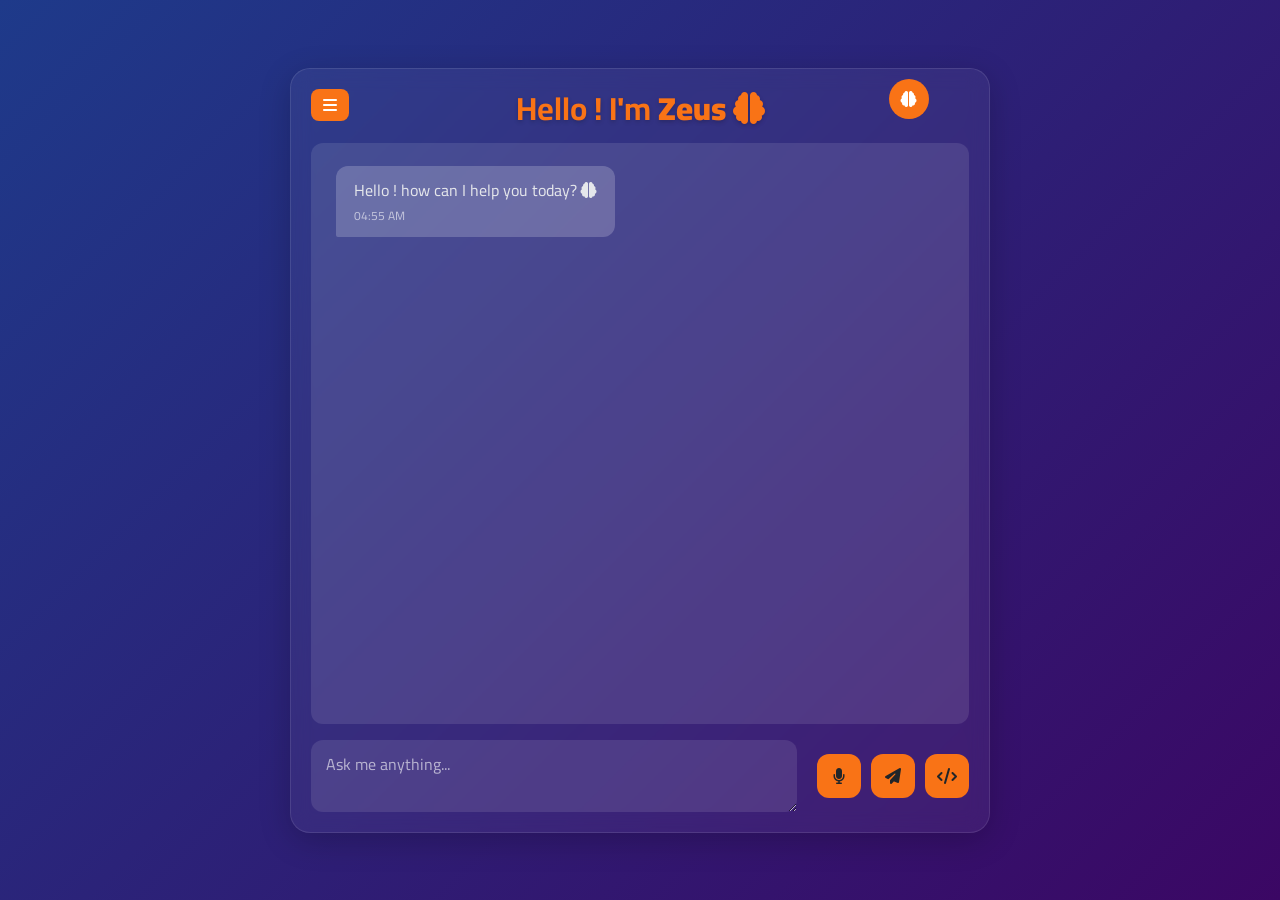
<file: chat.html>
<!DOCTYPE html>
<html lang="en">
<head>
  <meta charset="UTF-8">
  <meta name="viewport" content="width=device-width, initial-scale=1.0">
  <title>Zeus</title>
  <link rel="icon" type="image/png" href="./img/zeus.png">
  <!-- Bootstrap CSS -->
  <link href="https://cdn.jsdelivr.net/npm/bootstrap@5.3.3/dist/css/bootstrap.min.css" rel="stylesheet">
  <!-- Font Awesome CSS -->
  <link rel="stylesheet" href="https://cdnjs.cloudflare.com/ajax/libs/font-awesome/6.5.1/css/all.min.css">
  <!-- Google Fonts (Cairo) -->
  <link href="https://fonts.googleapis.com/css2?family=Cairo:wght@400;700&display=swap" rel="stylesheet">
  <link rel="stylesheet" href="CSS/style.css">
</head>
<body>
  <div class="container">
    <button class="toggle-btn" id="toggleSidebar"><i class="fas fa-bars"></i></button>
    <!-- Model bubble button -->
    <button class="model-bubble" data-bs-toggle="modal" data-bs-target="#modelModal"><i class="fas fa-brain"></i></button>
    <h1>Hello ! I'm <strong>Zeus</strong> <i class="fas fa-brain"></i></h1>
    <div class="chat-area" id="chatArea">
      <div class="message bot-message">
        <span class="message-text">Hello ! how can I help you today? <i class="fas fa-brain"></i></span>
        <div class="message-time"></div>
      </div>
    </div>
    <pre id="codeOutput"></pre>
    <div class="input-group">
      <div class="chat-input" id="chatInput">
        <textarea id="prompt" class="form-control" placeholder="Ask me anything..." aria-label="Ask me anything..."></textarea>
        <button id="micBtn" class="btn" title="Voice input"><i class="fas fa-microphone"></i></button>
        <button id="sendBtn" class="btn" title="Send message"><i class="fas fa-paper-plane"></i></button>
        <button id="codeBtn" class="btn" title="Generate code"><i class="fas fa-code"></i></button>
      </div>
      <div class="code-input" id="codeInput">
        <input type="text" id="codeLanguage" placeholder="Programming language(js, py, html...)">
        <textarea id="codePrompt" placeholder="Description of the required code"></textarea>
        <button id="generateCodeBtn" title="Code generation"><i class="fas fa-code"></i></button>
        <button id="chatBtn" class="btn" title="Return to chat"><i class="fas fa-robot"></i></button>
      </div>
    </div>
  </div>
  <div class="sidebar-overlay" id="sidebarOverlay"></div>
  <div class="sidebar" id="sidebar">
    <h2>
      Conversations
      <button class="sidebar-close" id="sidebarClose"><i class="fas fa-times"></i></button>
    </h2>
    <button class="new-chat-btn" id="newChatBtn">
      <i class="fas fa-plus"></i>New Conversation
    </button>
    <ul class="conversation-list" id="conversationList"></ul>
  </div>

  <!-- Model Selection Modal -->
  <div class="modal fade" id="modelModal" tabindex="-1" aria-labelledby="modelModalLabel" aria-hidden="true">
    <div class="modal-dialog modal-dialog-centered">
      <div class="modal-content">
        <div class="modal-header">
          <h5 class="modal-title" id="modelModalLabel">Select Model</h5>
          <button type="button" class="btn-close btn-close-white" data-bs-dismiss="modal" aria-label="Close"></button>
        </div>
        <div class="modal-body">
          <select id="modelSelect" class="form-select">
            <option value="zeus">Zeus (Default)</option>
            <option value="zeus-pro-mini">Zeus Pro Mini</option>
            <option value="zeus-pro">Zeus Pro</option>
            <option value="zeus-premium-mini">Zeus Premium Mini</option>
            <option value="zeus-premium">Zeus Premium</option>
          </select>
        </div>
        <div class="modal-footer">
          <button type="button" class="btn btn-secondary" data-bs-dismiss="modal">Close</button>
          <button type="button" class="btn btn-primary" id="confirmModelBtn">Confirm</button>
        </div>
      </div>
    </div>
  </div>

  <script src="https://cdn.jsdelivr.net/npm/bootstrap@5.3.3/dist/js/bootstrap.bundle.min.js"></script>
  <script src="JS/main.js"></script>
</body>
</html>
</file>
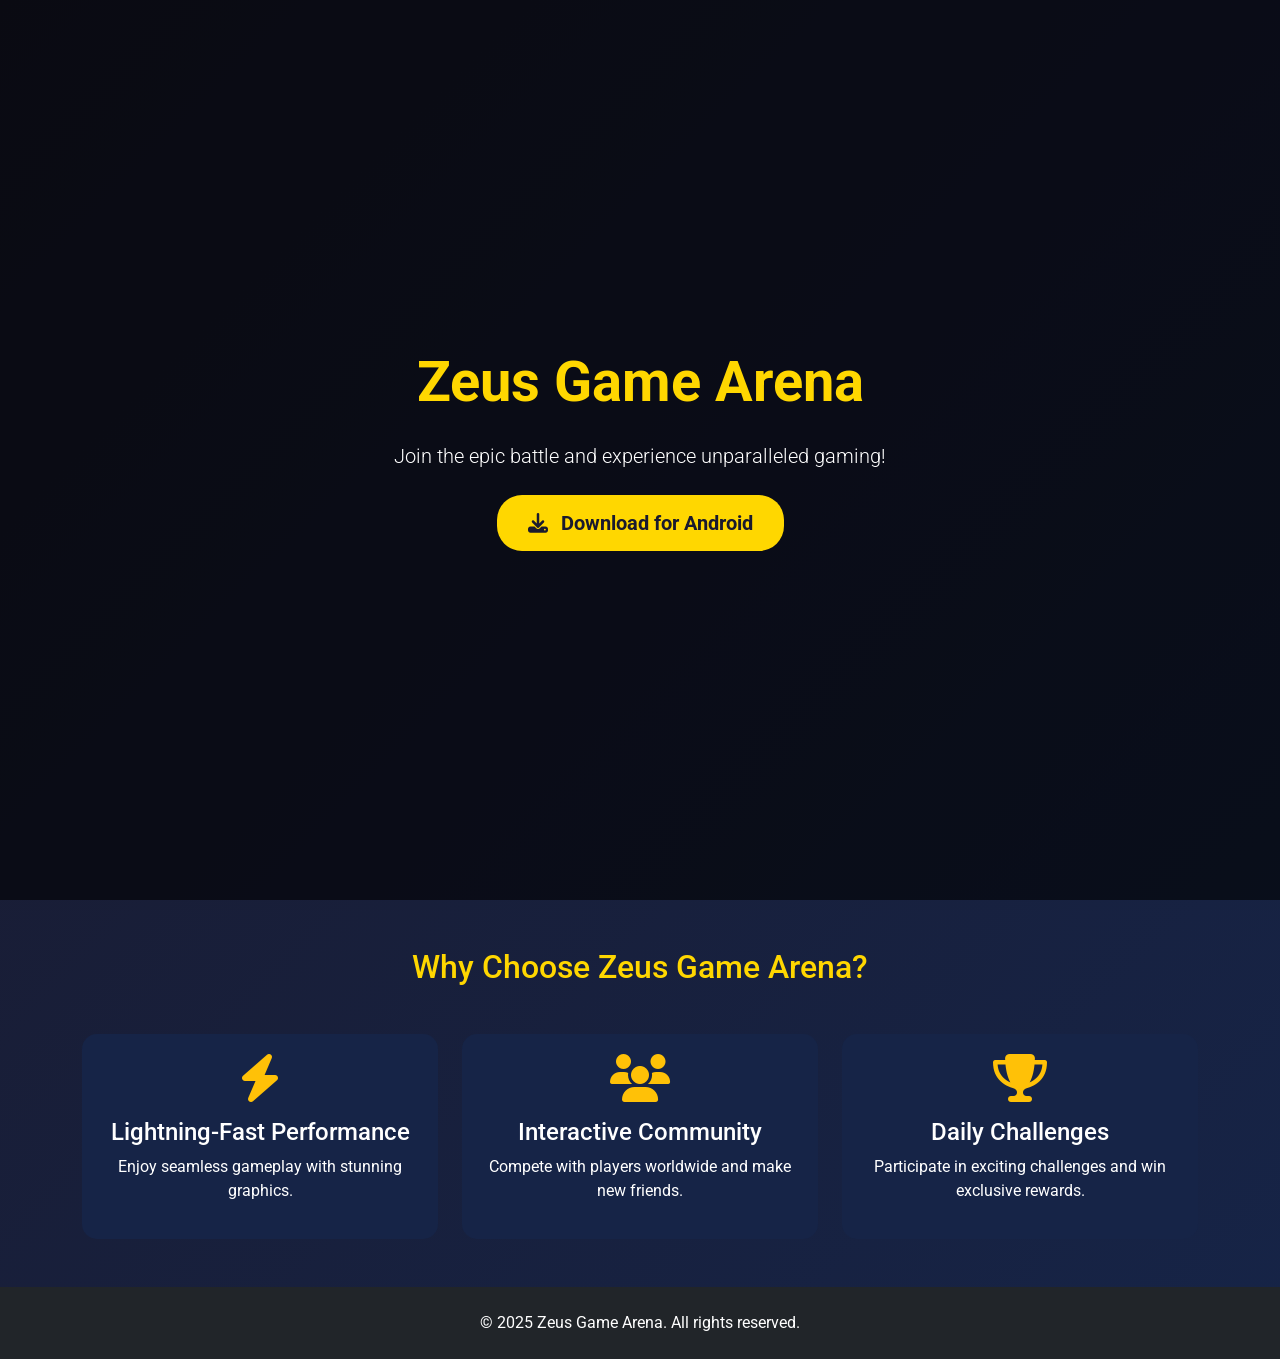
<file: dArenaGame.html>
<!DOCTYPE html>
<html lang="en">
<head>
    <meta charset="UTF-8">
    <meta name="viewport" content="width=device-width, initial-scale=1.0">
    <title>Download Zeus Game Arena</title>
    <!-- Bootstrap CSS -->
    <link href="https://cdn.jsdelivr.net/npm/bootstrap@5.3.3/dist/css/bootstrap.min.css" rel="stylesheet">
    <!-- Font Awesome -->
    <link rel="stylesheet" href="https://cdnjs.cloudflare.com/ajax/libs/font-awesome/6.6.0/css/all.min.css">
    <style>
        body {
            background: linear-gradient(135deg, #1a1a2e 0%, #162447 100%);
            color: #ffffff;
            font-family: 'Roboto', sans-serif;
        }
        .hero-section {
            min-height: 100vh;
            display: flex;
            align-items: center;
            justify-content: center;
            text-align: center;
            background: url('https://source.unsplash.com/random/1920x1080?epic,game') no-repeat center center/cover;
            position: relative;
        }
        .hero-section::before {
            content: '';
            position: absolute;
            top: 0;
            left: 0;
            width: 100%;
            height: 100%;
            background: rgba(0, 0, 0, 0.6);
        }
        .hero-content {
            position: relative;
            z-index: 1;
        }
        .btn-download {
            background-color: #ffd700;
            color: #1a1a2e;
            font-weight: bold;
            padding: 12px 30px;
            border-radius: 25px;
            transition: all 0.3s ease;
        }
        .btn-download:hover {
            background-color: #e6c200;
            transform: scale(1.05);
        }
        .feature-card {
            background: #162447;
            border-radius: 15px;
            padding: 20px;
            transition: transform 0.3s ease;
        }
        .feature-card:hover {
            transform: translateY(-10px);
        }
        h1, h2 {
            color: #ffd700;
        }
        @media (max-width: 768px) {
            .hero-section {
                padding: 20px;
            }
        }
    </style>
</head>
<body>
    <!-- Hero Section -->
    <section class="hero-section">
        <div class="hero-content">
            <h1 class="display-4 fw-bold mb-4">Zeus Game Arena</h1>
            <p class="lead mb-4">Join the epic battle and experience unparalleled gaming!</p>
            <a href="zeusGame.apk" class="btn btn-download btn-lg">
                <i class="fas fa-download me-2"></i> Download for Android
            </a>
        </div>
    </section>

    <!-- Features Section -->
    <section class="container py-5">
        <h2 class="text-center mb-5">Why Choose Zeus Game Arena?</h2>
        <div class="row g-4">
            <div class="col-md-4">
                <div class="feature-card text-center">
                    <i class="fas fa-bolt fa-3x mb-3 text-warning"></i>
                    <h4>Lightning-Fast Performance</h4>
                    <p>Enjoy seamless gameplay with stunning graphics.</p>
                </div>
            </div>
            <div class="col-md-4">
                <div class="feature-card text-center">
                    <i class="fas fa-users fa-3x mb-3 text-warning"></i>
                    <h4>Interactive Community</h4>
                    <p>Compete with players worldwide and make new friends.</p>
                </div>
            </div>
            <div class="col-md-4">
                <div class="feature-card text-center">
                    <i class="fas fa-trophy fa-3x mb-3 text-warning"></i>
                    <h4>Daily Challenges</h4>
                    <p>Participate in exciting challenges and win exclusive rewards.</p>
                </div>
            </div>
        </div>
    </section>

    <!-- Footer -->
    <footer class="bg-dark text-center py-4">
        <p class="mb-0">© 2025 Zeus Game Arena. All rights reserved.</p>
    </footer>

    <!-- Bootstrap JS and Popper.js -->
    <script src="https://cdn.jsdelivr.net/npm/bootstrap@5.3.3/dist/js/bootstrap.bundle.min.js"></script>
    <!-- Google Fonts -->
    <link href="https://fonts.googleapis.com/css2?family=Roboto:wght@400;700&display=swap" rel="stylesheet">
</body>
</html>
</file>
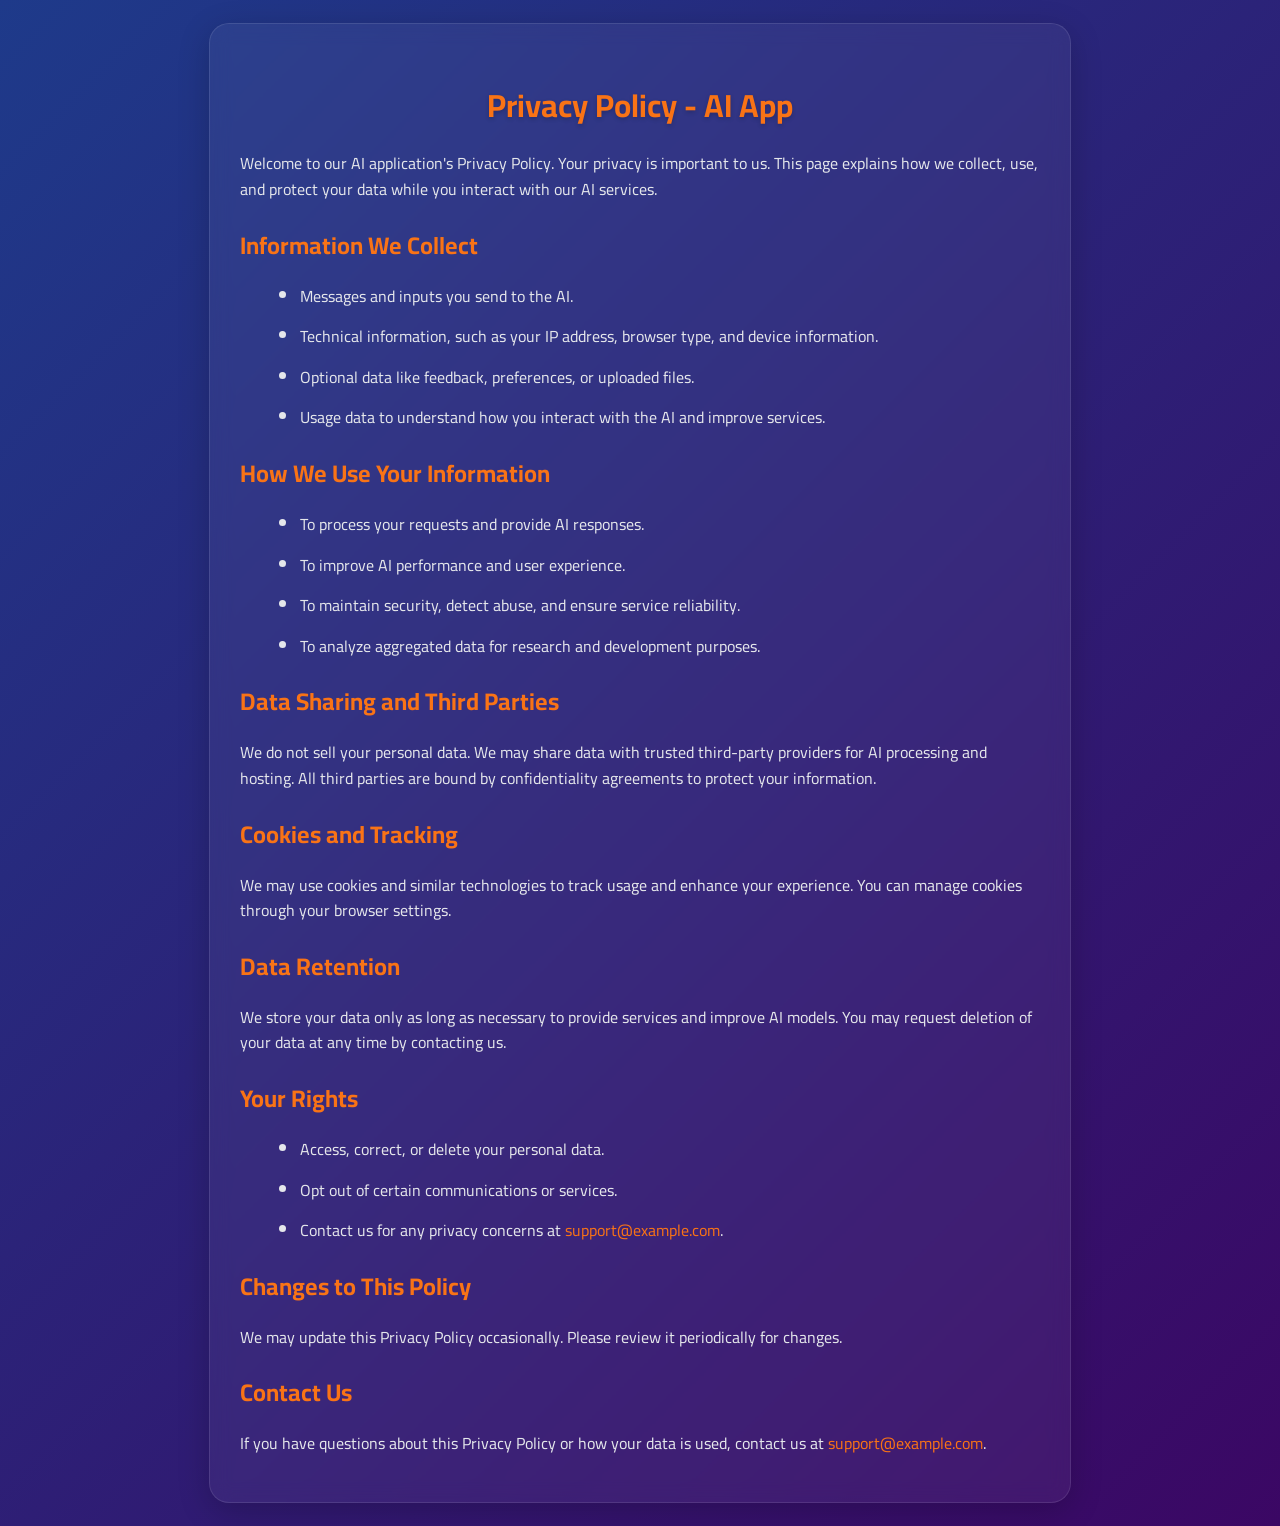
<file: PrivacyPolicy.html>
<!DOCTYPE html>
<html lang="en">
<head>
  <meta charset="UTF-8">
  <meta name="viewport" content="width=device-width, initial-scale=1.0">
  <title>Privacy Policy -Zeus AI</title>
  <link href="https://fonts.googleapis.com/css2?family=Cairo:wght@400;700&display=swap" rel="stylesheet">
  <style>
    body {
      font-family: 'Cairo', sans-serif;
      background: linear-gradient(135deg, #1e3a8a, #3b0764);
      color: #f5f5f5;
      min-height: 100vh;
      display: flex;
      justify-content: center;
      align-items: center;
      padding: 15px;
    }
    .container {
      max-width: 800px;
      width: 100%;
      background: rgba(255, 255, 255, 0.05);
      backdrop-filter: blur(10px);
      border-radius: 20px;
      padding: 30px;
      box-shadow: 0 8px 32px rgba(0, 0, 0, 0.2);
      border: 1px solid rgba(255, 255, 255, 0.1);
      transition: all 0.3s ease;
    }
    h1 {
      color: #f97316;
      font-size: 2rem;
      text-align: center;
      margin-bottom: 1rem;
      font-weight: 700;
      text-shadow: 0 2px 4px rgba(0, 0, 0, 0.2);
    }
    h2 {
      color: #f97316;
      margin-top: 20px;
      margin-bottom: 10px;
    }
    p, li {
      color: #e5e7eb;
      line-height: 1.6;
      margin-bottom: 15px;
    }
    ul {
      margin-left: 20px;
      margin-bottom: 15px;
    }
    a {
      color: #f97316;
      text-decoration: none;
    }
    a:hover {
      text-decoration: underline;
    }
    @media (max-width: 768px) {
      .container { padding: 20px; }
      h1 { font-size: 1.8rem; }
    }
    @media (max-width: 576px) {
      .container { padding: 15px; }
      h1 { font-size: 1.5rem; }
    }
  </style>
</head>
<body>
  <div class="container">
    <h1>Privacy Policy - AI App</h1>
    <p>Welcome to our AI application's Privacy Policy. Your privacy is important to us. This page explains how we collect, use, and protect your data while you interact with our AI services.</p>

    <h2>Information We Collect</h2>
    <ul>
      <li>Messages and inputs you send to the AI.</li>
      <li>Technical information, such as your IP address, browser type, and device information.</li>
      <li>Optional data like feedback, preferences, or uploaded files.</li>
      <li>Usage data to understand how you interact with the AI and improve services.</li>
    </ul>

    <h2>How We Use Your Information</h2>
    <ul>
      <li>To process your requests and provide AI responses.</li>
      <li>To improve AI performance and user experience.</li>
      <li>To maintain security, detect abuse, and ensure service reliability.</li>
      <li>To analyze aggregated data for research and development purposes.</li>
    </ul>

    <h2>Data Sharing and Third Parties</h2>
    <p>We do not sell your personal data. We may share data with trusted third-party providers for AI processing and hosting. All third parties are bound by confidentiality agreements to protect your information.</p>

    <h2>Cookies and Tracking</h2>
    <p>We may use cookies and similar technologies to track usage and enhance your experience. You can manage cookies through your browser settings.</p>

    <h2>Data Retention</h2>
    <p>We store your data only as long as necessary to provide services and improve AI models. You may request deletion of your data at any time by contacting us.</p>

    <h2>Your Rights</h2>
    <ul>
      <li>Access, correct, or delete your personal data.</li>
      <li>Opt out of certain communications or services.</li>
      <li>Contact us for any privacy concerns at <a href="mailto:support@example.com">support@example.com</a>.</li>
    </ul>

    <h2>Changes to This Policy</h2>
    <p>We may update this Privacy Policy occasionally. Please review it periodically for changes.</p>

    <h2>Contact Us</h2>
    <p>If you have questions about this Privacy Policy or how your data is used, contact us at <a href="mailto:support@example.com">support@example.com</a>.</p>
  </div>
</body>
</html>
</file>
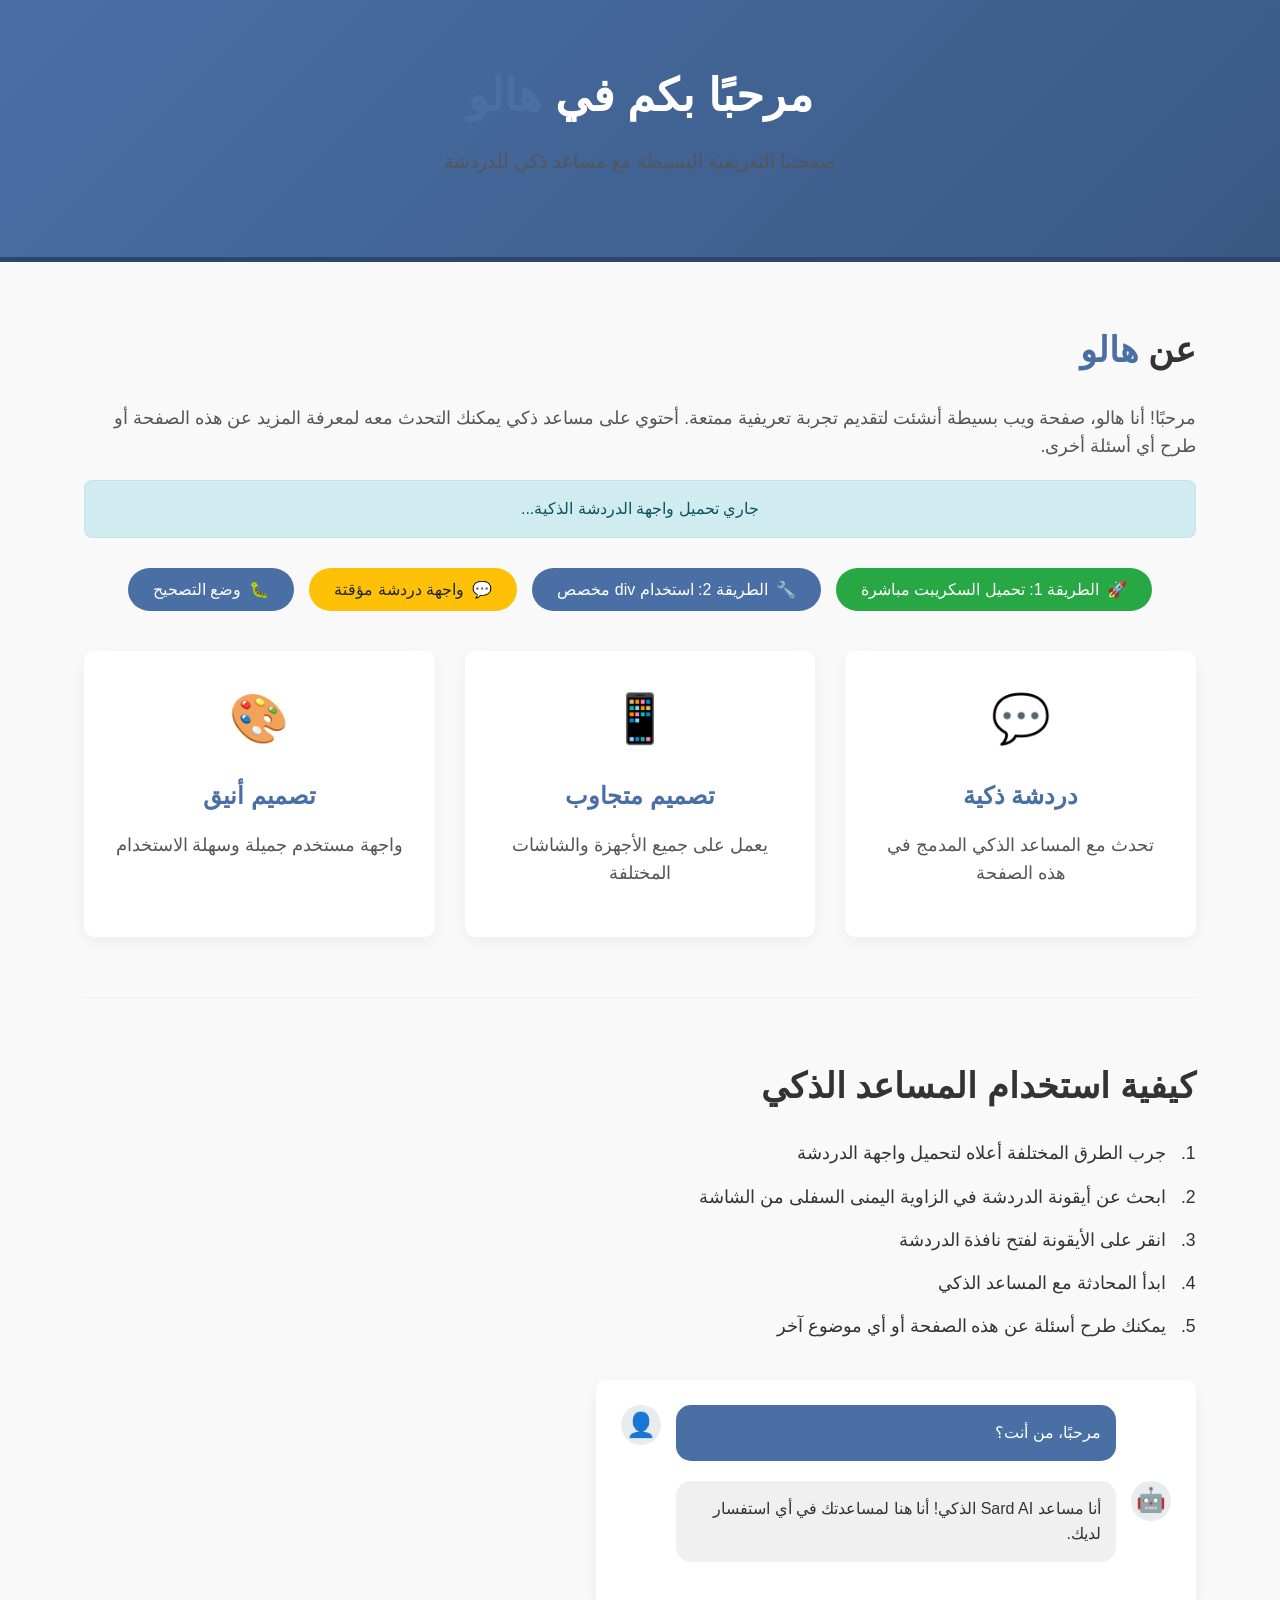
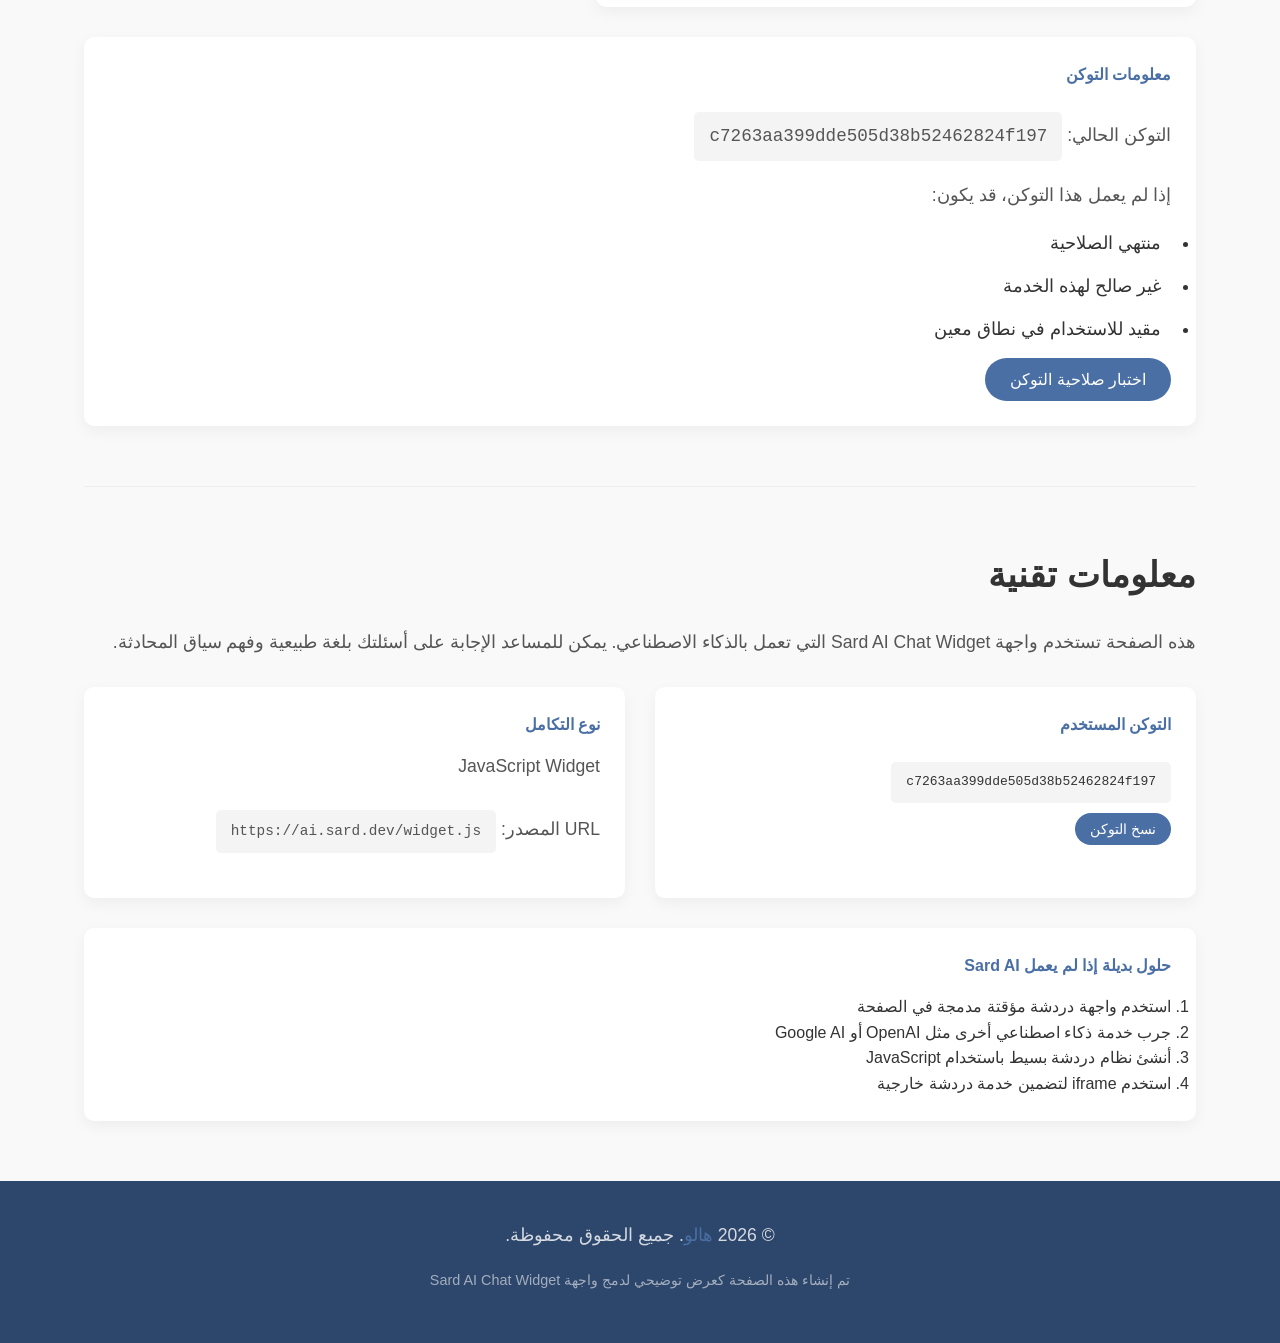
<file: test.html>
<!DOCTYPE html>
<html lang="ar" dir="rtl">
<head>
    <meta charset="UTF-8">
    <meta name="viewport" content="width=device-width, initial-scale=1.0">
    <title>هالو - صفحة تعريفية</title>
    <style>
        /* إعدادات عامة */
        * { 
            margin: 0; 
            padding: 0; 
            box-sizing: border-box; 
        }
        
        body { 
            font-family: 'Segoe UI', Tahoma, Geneva, Verdana, sans-serif; 
            line-height: 1.6; 
            color: #333; 
            background-color: #f9f9f9; 
            direction: rtl; 
        }
        
        .container { 
            width: 90%; 
            max-width: 1200px; 
            margin: 0 auto; 
            padding: 0 20px; 
        }
        
        .highlight { 
            color: #4a6fa5; 
        }
        
        /* رأس الصفحة */
        header { 
            background: linear-gradient(135deg, #4a6fa5 0%, #3a5985 100%); 
            color: white; 
            padding: 60px 0; 
            text-align: center; 
            border-bottom: 5px solid #2d466b; 
        }
        
        header h1 { 
            font-size: 2.8rem; 
            margin-bottom: 15px; 
        }
        
        header p { 
            font-size: 1.2rem; 
            opacity: 0.9; 
        }
        
        /* الأقسام الرئيسية */
        section { 
            padding: 60px 0; 
            border-bottom: 1px solid #eee; 
        }
        
        section:last-of-type { 
            border-bottom: none; 
        }
        
        h2 { 
            font-size: 2.2rem; 
            margin-bottom: 25px; 
            color: #333; 
        }
        
        h3 { 
            font-size: 1.5rem; 
            margin-bottom: 15px; 
            color: #4a6fa5; 
        }
        
        p { 
            font-size: 1.1rem; 
            margin-bottom: 20px; 
            color: #555; 
        }
        
        /* قسم الميزات */
        .features { 
            display: flex; 
            flex-wrap: wrap; 
            justify-content: space-between; 
            gap: 30px; 
            margin-top: 40px; 
        }
        
        .feature-card { 
            flex: 1; 
            min-width: 250px; 
            background: white; 
            border-radius: 10px; 
            padding: 30px; 
            box-shadow: 0 5px 15px rgba(0, 0, 0, 0.05); 
            text-align: center; 
            transition: transform 0.3s ease; 
        }
        
        .feature-card:hover { 
            transform: translateY(-10px); 
        }
        
        .feature-icon { 
            font-size: 3rem; 
            margin-bottom: 20px; 
        }
        
        /* قسم كيفية الاستخدام */
        .how-to-use ol { 
            margin-right: 20px; 
            margin-bottom: 40px; 
        }
        
        .how-to-use li { 
            margin-bottom: 15px; 
            font-size: 1.1rem; 
            padding-right: 10px; 
        }
        
        .chat-preview { 
            background: white; 
            border-radius: 10px; 
            padding: 25px; 
            box-shadow: 0 5px 15px rgba(0, 0, 0, 0.05); 
            max-width: 600px; 
            margin-top: 30px; 
        }
        
        .chat-message { 
            display: flex; 
            margin-bottom: 20px; 
        }
        
        .chat-message.user { 
            flex-direction: row-reverse; 
        }
        
        .chat-message.user .message { 
            background: #4a6fa5; 
            color: white; 
            margin-left: 15px; 
            margin-right: 0; 
        }
        
        .chat-message.assistant .message { 
            background: #f0f0f0; 
            margin-right: 15px; 
        }
        
        .avatar { 
            width: 40px; 
            height: 40px; 
            border-radius: 50%; 
            display: flex; 
            align-items: center; 
            justify-content: center; 
            font-size: 1.5rem; 
            background: #e9ecef; 
        }
        
        .message { 
            flex: 1; 
            padding: 15px; 
            border-radius: 15px; 
            max-width: 80%; 
        }
        
        /* قسم المعلومات التقنية */
        .tech-info { 
            display: flex; 
            flex-wrap: wrap; 
            gap: 30px; 
            margin-top: 30px; 
        }
        
        .info-box { 
            flex: 1; 
            min-width: 250px; 
            background: white; 
            border-radius: 10px; 
            padding: 25px; 
            box-shadow: 0 5px 15px rgba(0, 0, 0, 0.05); 
        }
        
        .info-box h4 { 
            margin-bottom: 15px; 
            color: #4a6fa5; 
        }
        
        code { 
            background: #f4f4f4; 
            padding: 10px 15px; 
            border-radius: 5px; 
            font-family: monospace; 
            display: inline-block; 
            margin-top: 10px; 
            word-break: break-all; 
        }
        
        /* تذييل الصفحة */
        footer { 
            background: #2d466b; 
            color: white; 
            padding: 40px 0; 
            text-align: center; 
        }
        
        footer p { 
            color: rgba(255, 255, 255, 0.8); 
            margin-bottom: 10px; 
        }
        
        .footer-note { 
            font-size: 0.9rem; 
            opacity: 0.7; 
            margin-top: 20px; 
        }
        
        /* أزرار التحكم */
        .control-buttons {
            display: flex;
            gap: 15px;
            justify-content: center;
            margin-top: 30px;
            flex-wrap: wrap;
        }
        
        .btn {
            background: #4a6fa5;
            color: white;
            border: none;
            padding: 12px 25px;
            border-radius: 25px;
            font-size: 1rem;
            cursor: pointer;
            transition: background 0.3s ease;
            display: flex;
            align-items: center;
            gap: 8px;
        }
        
        .btn:hover {
            background: #3a5985;
        }
        
        .btn-success {
            background: #28a745;
        }
        
        .btn-success:hover {
            background: #218838;
        }
        
        .btn-warning {
            background: #ffc107;
            color: #212529;
        }
        
        .btn-warning:hover {
            background: #e0a800;
        }
        
        /* مؤشر التحميل */
        .loader {
            width: 20px;
            height: 20px;
            border: 3px solid rgba(255,255,255,0.3);
            border-radius: 50%;
            border-top-color: white;
            animation: spin 1s ease-in-out infinite;
        }
        
        @keyframes spin {
            to { transform: rotate(360deg); }
        }
        
        /* رسائل الحالة */
        .status-message {
            padding: 15px;
            border-radius: 8px;
            margin: 15px 0;
            text-align: center;
            font-weight: 500;
        }
        
        .status-success {
            background-color: #d4edda;
            color: #155724;
            border: 1px solid #c3e6cb;
        }
        
        .status-error {
            background-color: #f8d7da;
            color: #721c24;
            border: 1px solid #f5c6cb;
        }
        
        .status-info {
            background-color: #d1ecf1;
            color: #0c5460;
            border: 1px solid #bee5eb;
        }
        
        .status-warning {
            background-color: #fff3cd;
            color: #856404;
            border: 1px solid #ffeeba;
        }
        
        /* تصميم متجاوب */
        @media (max-width: 768px) {
            header h1 { 
                font-size: 2.2rem; 
            }
            
            h2 { 
                font-size: 1.8rem; 
            }
            
            .features, .tech-info { 
                flex-direction: column; 
            }
            
            .feature-card, .info-box { 
                min-width: 100%; 
            }
            
            .chat-preview { 
                padding: 15px; 
            }
            
            .control-buttons {
                flex-direction: column;
                align-items: center;
            }
            
            .btn {
                width: 100%;
                max-width: 300px;
                justify-content: center;
            }
        }
        
        /* واجهة دردشة مؤقتة */
        #temp-chat-widget {
            position: fixed;
            bottom: 20px;
            right: 20px;
            z-index: 10000;
            display: none;
        }
        
        .chat-button {
            width: 60px;
            height: 60px;
            border-radius: 50%;
            background: linear-gradient(135deg, #4a6fa5 0%, #3a5985 100%);
            color: white;
            border: none;
            cursor: pointer;
            display: flex;
            align-items: center;
            justify-content: center;
            font-size: 24px;
            box-shadow: 0 4px 12px rgba(0,0,0,0.15);
            transition: transform 0.3s ease;
        }
        
        .chat-button:hover {
            transform: scale(1.1);
        }
        
        .chat-window {
            position: absolute;
            bottom: 70px;
            right: 0;
            width: 350px;
            height: 500px;
            background: white;
            border-radius: 15px;
            box-shadow: 0 10px 30px rgba(0,0,0,0.2);
            display: none;
            flex-direction: column;
            overflow: hidden;
        }
        
        .chat-header {
            background: linear-gradient(135deg, #4a6fa5 0%, #3a5985 100%);
            color: white;
            padding: 15px;
            text-align: center;
            font-weight: bold;
        }
        
        .chat-messages {
            flex: 1;
            padding: 15px;
            overflow-y: auto;
            background: #f8f9fa;
        }
        
        .chat-input-container {
            padding: 15px;
            border-top: 1px solid #eee;
            background: white;
        }
        
        .chat-input {
            width: 100%;
            padding: 12px;
            border: 1px solid #ddd;
            border-radius: 25px;
            outline: none;
        }
        
        .chat-input:focus {
            border-color: #4a6fa5;
        }
        
        .message-bubble {
            max-width: 80%;
            padding: 10px 15px;
            margin-bottom: 10px;
            border-radius: 18px;
            word-wrap: break-word;
        }
        
        .user-message {
            background: #4a6fa5;
            color: white;
            margin-left: auto;
            margin-right: 0;
        }
        
        .bot-message {
            background: #e9ecef;
            color: #333;
            margin-right: auto;
            margin-left: 0;
        }
    </style>
</head>
<body>
    <!-- رأس الصفحة -->
    <header>
        <div class="container">
            <h1>مرحبًا بكم في <span class="highlight">هالو</span></h1>
            <p>صفحتنا التعريفية البسيطة مع مساعد ذكي للدردشة</p>
        </div>
    </header>

    <!-- المحتوى الرئيسي -->
    <main class="container">
        <section class="intro">
            <h2>عن <span class="highlight">هالو</span></h2>
            <p>مرحبًا! أنا هالو، صفحة ويب بسيطة أنشئت لتقديم تجربة تعريفية ممتعة. أحتوي على مساعد ذكي يمكنك التحدث معه لمعرفة المزيد عن هذه الصفحة أو طرح أي أسئلة أخرى.</p>
            
            <div id="chat-status" class="status-message status-info">
                جاري تحميل واجهة الدردشة الذكية...
            </div>
            
            <div class="control-buttons">
                <button id="load-chat-script" class="btn btn-success">
                    <span>🚀</span>
                    الطريقة 1: تحميل السكريبت مباشرة
                </button>
                
                <button id="load-chat-div" class="btn">
                    <span>🔧</span>
                    الطريقة 2: استخدام div مخصص
                </button>
                
                <button id="show-temp-chat" class="btn btn-warning">
                    <span>💬</span>
                    واجهة دردشة مؤقتة
                </button>
                
                <button id="debug-mode" class="btn">
                    <span>🐛</span>
                    وضع التصحيح
                </button>
            </div>
            
            <div id="debug-info" class="status-message" style="display: none;"></div>
            
            <div class="features">
                <div class="feature-card">
                    <div class="feature-icon">💬</div>
                    <h3>دردشة ذكية</h3>
                    <p>تحدث مع المساعد الذكي المدمج في هذه الصفحة</p>
                </div>
                <div class="feature-card">
                    <div class="feature-icon">📱</div>
                    <h3>تصميم متجاوب</h3>
                    <p>يعمل على جميع الأجهزة والشاشات المختلفة</p>
                </div>
                <div class="feature-card">
                    <div class="feature-icon">🎨</div>
                    <h3>تصميم أنيق</h3>
                    <p>واجهة مستخدم جميلة وسهلة الاستخدام</p>
                </div>
            </div>
        </section>

        <section class="how-to-use">
            <h2>كيفية استخدام المساعد الذكي</h2>
            <ol>
                <li>جرب الطرق المختلفة أعلاه لتحميل واجهة الدردشة</li>
                <li>ابحث عن أيقونة الدردشة في الزاوية اليمنى السفلى من الشاشة</li>
                <li>انقر على الأيقونة لفتح نافذة الدردشة</li>
                <li>ابدأ المحادثة مع المساعد الذكي</li>
                <li>يمكنك طرح أسئلة عن هذه الصفحة أو أي موضوع آخر</li>
            </ol>
            
            <div class="chat-preview">
                <div class="chat-message user">
                    <div class="avatar">👤</div>
                    <div class="message">مرحبًا، من أنت؟</div>
                </div>
                <div class="chat-message assistant">
                    <div class="avatar">🤖</div>
                    <div class="message">أنا مساعد Sard AI الذكي! أنا هنا لمساعدتك في أي استفسار لديك.</div>
                </div>
            </div>
            
            <div class="info-box" style="margin-top: 30px;">
                <h4>معلومات التوكن</h4>
                <p>التوكن الحالي: <code>c7263aa399dde505d38b52462824f197</code></p>
                <p>إذا لم يعمل هذا التوكن، قد يكون:</p>
                <ul>
                    <li>منتهي الصلاحية</li>
                    <li>غير صالح لهذه الخدمة</li>
                    <li>مقيد للاستخدام في نطاق معين</li>
                </ul>
                <button id="test-token" class="btn" style="margin-top: 10px;">
                    اختبار صلاحية التوكن
                </button>
            </div>
        </section>

        <section class="about">
            <h2>معلومات تقنية</h2>
            <p>هذه الصفحة تستخدم واجهة Sard AI Chat Widget التي تعمل بالذكاء الاصطناعي. يمكن للمساعد الإجابة على أسئلتك بلغة طبيعية وفهم سياق المحادثة.</p>
            
            <div class="tech-info">
                <div class="info-box">
                    <h4>التوكن المستخدم</h4>
                    <code id="token-display">c7263aa399dde505d38b52462824f197</code>
                    <button id="copy-token" class="btn" style="margin-top: 10px; padding: 8px 15px; font-size: 0.9rem; width: auto;">
                        نسخ التوكن
                    </button>
                </div>
                <div class="info-box">
                    <h4>نوع التكامل</h4>
                    <p>JavaScript Widget</p>
                    <p>URL المصدر: <code style="font-size: 0.9rem;">https://ai.sard.dev/widget.js</code></p>
                </div>
            </div>
            
            <div class="info-box" style="margin-top: 30px;">
                <h4>حلول بديلة إذا لم يعمل Sard AI</h4>
                <ol>
                    <li>استخدم واجهة دردشة مؤقتة مدمجة في الصفحة</li>
                    <li>جرب خدمة ذكاء اصطناعي أخرى مثل OpenAI أو Google AI</li>
                    <li>أنشئ نظام دردشة بسيط باستخدام JavaScript</li>
                    <li>استخدم iframe لتضمين خدمة دردشة خارجية</li>
                </ol>
            </div>
        </section>
    </main>

    <!-- تذييل الصفحة -->
    <footer>
        <div class="container">
            <p>© <span id="current-year">2023</span> <span class="highlight">هالو</span>. جميع الحقوق محفوظة.</p>
            <p class="footer-note">تم إنشاء هذه الصفحة كعرض توضيحي لدمج واجهة Sard AI Chat Widget</p>
        </div>
    </footer>

    <!-- عنصر div مخصص لواجهة Sard AI -->
    <div id="sard-container" 
         data-sard-token="c7263aa399dde505d38b52462824f197"
         style="display: none;">
    </div>

    <!-- واجهة دردشة مؤقتة -->
    <div id="temp-chat-widget">
        <div class="chat-window" id="temp-chat-window">
            <div class="chat-header">
                مساعد هالو الذكي
            </div>
            <div class="chat-messages" id="temp-chat-messages">
                <div class="message-bubble bot-message">
                    مرحبًا! أنا مساعد هالو. كيف يمكنني مساعدتك اليوم؟
                </div>
            </div>
            <div class="chat-input-container">
                <input type="text" class="chat-input" id="temp-chat-input" 
                       placeholder="اكتب رسالتك هنا..." 
                       onkeypress="if(event.key === 'Enter') sendTempMessage()">
            </div>
        </div>
        <button class="chat-button" id="temp-chat-button" onclick="toggleTempChat()">
            💬
        </button>
    </div>

    <script>
        // كود JavaScript للتحكم في الصفحة
        document.addEventListener('DOMContentLoaded', function() {
            // تحديث السنة الحالية
            document.getElementById('current-year').textContent = new Date().getFullYear();
            
            // التوكن
            const SARD_TOKEN = 'c7263aa399dde505d38b52462824f197';
            const SARD_SCRIPT_URL = 'https://ai.sard.dev/widget.js';
            
            // نسخ التوكن
            document.getElementById('copy-token').addEventListener('click', function() {
                navigator.clipboard.writeText(SARD_TOKEN).then(() => {
                    const originalText = this.textContent;
                    this.textContent = 'تم النسخ!';
                    this.style.background = '#28a745';
                    
                    setTimeout(() => {
                        this.textContent = originalText;
                        this.style.background = '';
                    }, 2000);
                });
            });
            
            // اختبار صلاحية التوكن
            document.getElementById('test-token').addEventListener('click', function() {
                const statusElement = document.getElementById('chat-status');
                statusElement.textContent = 'جاري اختبار صلاحية التوكن...';
                statusElement.className = 'status-message status-info';
                
                // طريقة بسيطة لاختبار التوكن
                fetch('https://ai.sard.dev/widget.js', { 
                    method: 'GET',
                    headers: {
                        'Authorization': `Bearer ${SARD_TOKEN}`
                    },
                    mode: 'no-cors' // no-cors mode للسماح بالطلب
                })
                .then(response => {
                    console.log('استجابة اختبار التوكن:', response);
                    statusElement.textContent = '✅ يمكن الوصول إلى خدمة Sard AI';
                    statusElement.className = 'status-message status-success';
                })
                .catch(error => {
                    console.log('خطأ في اختبار التوكن:', error);
                    statusElement.textContent = '⚠️ قد تكون هناك مشكلة في التوكن أو الاتصال';
                    statusElement.className = 'status-message status-warning';
                });
            });
            
            // الطريقة 1: تحميل السكريبت مباشرة (الطريقة الأصلية)
            document.getElementById('load-chat-script').addEventListener('click', function() {
                loadSardChatMethod1();
            });
            
            // الطريقة 2: استخدام div مخصص
            document.getElementById('load-chat-div').addEventListener('click', function() {
                loadSardChatMethod2();
            });
            
            // عرض واجهة الدردشة المؤقتة
            document.getElementById('show-temp-chat').addEventListener('click', function() {
                showTempChat();
            });
            
            // وضع التصحيح
            document.getElementById('debug-mode').addEventListener('click', function() {
                toggleDebugMode();
            });
            
            // ========== الطرق المختلفة لتحميل Sard AI ==========
            
            // الطريقة 1: تحميل السكريبت بالطريقة التقليدية
            function loadSardChatMethod1() {
                const statusElement = document.getElementById('chat-status');
                statusElement.textContent = 'جاري تحميل Sard AI (الطريقة 1)...';
                statusElement.className = 'status-message status-info';
                
                // إزالة أي سكريبتات سابقة
                const oldScripts = document.querySelectorAll('script[src*="sard"]');
                oldScripts.forEach(script => script.remove());
                
                // إنشاء سكريبت جديد
                const script = document.createElement('script');
                script.src = SARD_SCRIPT_URL;
                
                // إضافة التوكن كسمة بيانات
                script.dataset.sardToken = SARD_TOKEN;
                
                // إضافة التوكن كخاصية مخصصة أيضاً
                script.setAttribute('data-sard-token', SARD_TOKEN);
                
                script.async = true;
                
                // معالجة التحميل
                script.onload = function() {
                    console.log('✅ تم تحميل Sard AI (الطريقة 1)');
                    console.log('سمة التوكن:', this.getAttribute('data-sard-token'));
                    
                    statusElement.textContent = '✅ تم تحميل Sard AI. جاري تهيئة واجهة الدردشة...';
                    statusElement.className = 'status-message status-success';
                    
                    // محاولة تهيئة واجهة الدردشة يدوياً
                    setTimeout(initializeSardWidget, 1000);
                };
                
                script.onerror = function(error) {
                    console.error('❌ فشل تحميل Sard AI:', error);
                    statusElement.textContent = '❌ فشل تحميل Sard AI. جرب طريقة أخرى.';
                    statusElement.className = 'status-message status-error';
                };
                
                document.head.appendChild(script);
            }
            
            // الطريقة 2: استخدام div مخصص مع السمة
            function loadSardChatMethod2() {
                const statusElement = document.getElementById('chat-status');
                statusElement.textContent = 'جاري تحميل Sard AI (الطريقة 2)...';
                statusElement.className = 'status-message status-info';
                
                // إظهار وعرض الـ div مع السمة
                const sardContainer = document.getElementById('sard-container');
                sardContainer.style.display = 'block';
                sardContainer.setAttribute('data-sard-token', SARD_TOKEN);
                
                // إزالة السكريبتات القديمة أولاً
                const oldScripts = document.querySelectorAll('script[src*="sard"]');
                oldScripts.forEach(script => script.remove());
                
                // إنشاء سكريبت جديد
                const script = document.createElement('script');
                script.src = SARD_SCRIPT_URL;
                script.async = true;
                
                script.onload = function() {
                    console.log('✅ تم تحميل Sard AI (الطريقة 2)');
                    console.log('الـ div مع السمة:', document.getElementById('sard-container').getAttribute('data-sard-token'));
                    
                    statusElement.textContent = '✅ تم تحميل Sard AI. يجب أن تظهر واجهة الدردشة قريباً.';
                    statusElement.className = 'status-message status-success';
                    
                    // تتبع ظهور العناصر
                    trackSardElements();
                };
                
                script.onerror = function(error) {
                    console.error('❌ فشل تحميل Sard AI:', error);
                    statusElement.textContent = '❌ فشل تحميل Sard AI. جرب الطريقة 1 أو استخدم الواجهة المؤقتة.';
                    statusElement.className = 'status-message status-error';
                };
                
                document.head.appendChild(script);
            }
            
            // محاولة تهيئة واجهة الدردشة يدوياً
            function initializeSardWidget() {
                console.log('محاولة تهيئة Sard Widget يدوياً...');
                
                // إذا كانت هناك دالة تهيئة عالمية
                if (window.SardAI && typeof window.SardAI.init === 'function') {
                    window.SardAI.init({
                        token: SARD_TOKEN,
                        position: 'bottom-right'
                    });
                    console.log('✅ تم استدعاء SardAI.init()');
                }
                
                // إذا كان هناك كائن عالمي آخر
                if (window.initSardWidget && typeof window.initSardWidget === 'function') {
                    window.initSardWidget(SARD_TOKEN);
                    console.log('✅ تم استدعاء initSardWidget()');
                }
                
                // البحث عن أي كائنات Sard AI
                for (let key in window) {
                    if (key.toLowerCase().includes('sard')) {
                        console.log('وجدت كائن Sard في النافذة:', key, window[key]);
                    }
                }
            }
            
            // تتبع ظهور عناصر Sard AI
            function trackSardElements() {
                let checkCount = 0;
                const maxChecks = 10;
                
                function checkForElements() {
                    checkCount++;
                    
                    // البحث بعدة طرق
                    const sardElements = [
                        ...document.querySelectorAll('[id*="sard"]'),
                        ...document.querySelectorAll('[class*="sard"]'),
                        ...document.querySelectorAll('[style*="sard"]'),
                        ...document.querySelectorAll('iframe[src*="sard"]'),
                        ...document.querySelectorAll('div:contains("Sard")')
                    ];
                    
                    if (sardElements.length > 0) {
                        console.log(`✅ تم العثور على ${sardElements.length} عنصر Sard AI`);
                        sardElements.forEach((el, i) => {
                            console.log(`  عنصر ${i + 1}:`, el.tagName, el.id || el.className);
                        });
                        
                        const statusElement = document.getElementById('chat-status');
                        statusElement.textContent = `✅ تم تحميل واجهة الدردشة! (${sardElements.length} عنصر)`;
                        statusElement.className = 'status-message status-success';
                        return;
                    }
                    
                    if (checkCount < maxChecks) {
                        console.log(`محاولة ${checkCount}/${maxChecks}: لم يتم العثور على عناصر Sard AI بعد`);
                        setTimeout(checkForElements, 1000);
                    } else {
                        console.log('❌ فشل في العثور على عناصر Sard AI بعد عدة محاولات');
                        const statusElement = document.getElementById('chat-status');
                        statusElement.textContent = '❌ لم تظهر واجهة الدردشة. قد يكون التوكن غير صالح.';
                        statusElement.className = 'status-message status-error';
                    }
                }
                
                checkForElements();
            }
            
            // ========== واجهة الدردشة المؤقتة ==========
            
            // عرض واجهة الدردشة المؤقتة
            function showTempChat() {
                const tempChatWidget = document.getElementById('temp-chat-widget');
                tempChatWidget.style.display = 'block';
                
                const statusElement = document.getElementById('chat-status');
                statusElement.textContent = '✅ تم تفعيل واجهة الدردشة المؤقتة. ابحث عن الأيقونة في الزاوية اليمنى السفلى.';
                statusElement.className = 'status-message status-success';
            }
            
            // تبديل نافذة الدردشة المؤقتة
            window.toggleTempChat = function() {
                const chatWindow = document.getElementById('temp-chat-window');
                const chatButton = document.getElementById('temp-chat-button');
                
                if (chatWindow.style.display === 'flex') {
                    chatWindow.style.display = 'none';
                    chatButton.innerHTML = '💬';
                } else {
                    chatWindow.style.display = 'flex';
                    chatButton.innerHTML = '✕';
                }
            }
            
            // إرسال رسالة في الواجهة المؤقتة
            window.sendTempMessage = function() {
                const input = document.getElementById('temp-chat-input');
                const message = input.value.trim();
                
                if (!message) return;
                
                // إضافة رسالة المستخدم
                const messagesDiv = document.getElementById('temp-chat-messages');
                const userMessage = document.createElement('div');
                userMessage.className = 'message-bubble user-message';
                userMessage.textContent = message;
                messagesDiv.appendChild(userMessage);
                
                // مسح حقل الإدخال
                input.value = '';
                
                // إضافة رد المؤقت
                setTimeout(() => {
                    const botMessage = document.createElement('div');
                    botMessage.className = 'message-bubble bot-message';
                    
                    // ردود مختلفة حسب السؤال
                    let response = "شكراً على رسالتك! أنا واجهة دردشة مؤقتة لأن Sard AI لم يعمل بشكل صحيح.";
                    
                    if (message.toLowerCase().includes('مرحبا') || message.toLowerCase().includes('اهلا')) {
                        response = "مرحباً بك! أنا مساعد هالو المؤقت. كيف يمكنني مساعدتك؟";
                    } else if (message.toLowerCase().includes('اسم') || message.toLowerCase().includes('من انت')) {
                        response = "أنا مساعد هالو الذكي! هذه واجهة مؤقتة لأن Sard AI يحتاج إلى توكن صالح.";
                    } else if (message.includes('؟')) {
                        response = "هذا سؤال جيد! للأسف Sard AI لم يحمل بشكل صحيح، لذا لا يمكنني الإجابة بدقة.";
                    }
                    
                    botMessage.textContent = response;
                    messagesDiv.appendChild(botMessage);
                    
                    // التمرير لأسفل
                    messagesDiv.scrollTop = messagesDiv.scrollHeight;
                }, 500);
            }
            
            // السماح بإرسال الرسالة بالضغط على Enter
            document.getElementById('temp-chat-input').addEventListener('keypress', function(e) {
                if (e.key === 'Enter') {
                    sendTempMessage();
                }
            });
            
            // ========== وضع التصحيح ==========
            
            function toggleDebugMode() {
                const debugInfo = document.getElementById('debug-info');
                const debugBtn = document.getElementById('debug-mode');
                
                if (debugInfo.style.display === 'none' || debugInfo.style.display === '') {
                    debugInfo.style.display = 'block';
                    debugInfo.className = 'status-message status-info';
                    debugInfo.innerHTML = `
                        <h4>معلومات التصحيح:</h4>
                        <p>التوكن: ${SARD_TOKEN}</p>
                        <p>الرابط: ${SARD_SCRIPT_URL}</p>
                        <p>عدد سكريبتات Sard: ${document.querySelectorAll('script[src*="sard"]').length}</p>
                        <p>عناصر Sard في الصفحة: ${document.querySelectorAll('[id*="sard"], [class*="sard"]').length}</p>
                        <button onclick="location.reload()" style="margin-top: 10px; padding: 5px 15px; background: #4a6fa5; color: white; border: none; border-radius: 3px; cursor: pointer;">
                            تحديث الصفحة
                        </button>
                    `;
                    debugBtn.innerHTML = '<span>🔴</span> إيقاف التصحيح';
                    
                    // تسجيل جميع المتغيرات العالمية
                    console.log('=== معلومات تصحيح Sard AI ===');
                    console.log('التوكن:', SARD_TOKEN);
                    console.log('النافذة العالمية:', Object.keys(window).filter(k => k.toLowerCase().includes('sard')));
                } else {
                    debugInfo.style.display = 'none';
                    debugBtn.innerHTML = '<span>🐛</span> وضع التصحيح';
                }
            }
            
            // محاولة تحميل Sard AI تلقائياً بعد 3 ثوان
            setTimeout(() => {
                const statusElement = document.getElementById('chat-status');
                statusElement.textContent = '⚡ جاهز للتحميل. اختر إحدى الطرق أعلاه.';
                statusElement.className = 'status-message status-info';
            }, 3000);
        });
        
        // دالة مساعدة للبحث في النص
        if (!Element.prototype.matches) {
            Element.prototype.matches = Element.prototype.msMatchesSelector || 
                                        Element.prototype.webkitMatchesSelector;
        }
        
        if (!Element.prototype.closest) {
            Element.prototype.closest = function(s) {
                var el = this;
                if (!document.documentElement.contains(el)) return null;
                do {
                    if (el.matches(s)) return el;
                    el = el.parentElement || el.parentNode;
                } while (el !== null && el.nodeType === 1);
                return null;
            };
        }
    </script>
    
    <!-- لا نضيف السكريبت هنا تلقائياً -->
</body>
</html>
</file>
<file: CSS/style.css>
body {
      font-family: 'Cairo', sans-serif;
      background: linear-gradient(135deg, #1e3a8a, #3b0764);
      color: #f5f5f5;
      min-height: 100vh;
      display: flex;
      justify-content: center;
      align-items: center;
      padding: 15px;
      position: relative;
      overflow-x: hidden;
    }
    .container {
      max-width: 700px;
      width: 100%;
      background: rgba(255, 255, 255, 0.05);
      backdrop-filter: blur(10px);
      border-radius: 20px;
      padding: 20px;
      box-shadow: 0 8px 32px rgba(0, 0, 0, 0.2);
      border: 1px solid rgba(255, 255, 255, 0.1);
      display: flex;
      flex-direction: column;
      height: 85vh;
      position: relative;
      transition: all 0.3s ease;
    }
    h1 {
      color: #f97316;
      font-size: 2rem;
      text-align: center;
      margin-bottom: 1rem;
      font-weight: 700;
      text-shadow: 0 2px 4px rgba(0, 0, 0, 0.2);
    }
    .chat-area {
      flex: 1;
      overflow-y: auto;
      padding: 15px;
      background: rgba(255, 255, 255, 0.1);
      border-radius: 12px;
      margin-bottom: 1rem;
      display: flex;
      flex-direction: column;
      scroll-behavior: smooth;
    }
    .message {
      max-width: 70%;
      margin: 8px 10px;
      padding: 12px 18px;
      border-radius: 12px;
      font-size: 1rem;
      line-height: 1.5;
      position: relative;
      opacity: 0;
      transform: translateY(10px);
      animation: fadeIn 0.3s ease forwards;
    }
    @keyframes fadeIn {
      to {
        opacity: 1;
        transform: translateY(0);
      }
    }
    .user-message {
      background: #f97316;
      color: #fff;
      align-self: flex-end;
      border-bottom-right-radius: 2px;
    }
    .bot-message {
      background: rgba(255, 255, 255, 0.2);
      color: #e5e7eb;
      align-self: flex-start;
      border-bottom-left-radius: 2px;
    }
    .message-time {
      font-size: 0.75rem;
      color: #ffffff99;
      margin-top: 5px;
      text-align: left;
    }
    .user-message .message-time {
      text-align: right;
    }
    .input-group {
      margin-top: auto;
      display: flex;
      align-items: center;
      position: relative;
    }
    .chat-input, .code-input {
      display: flex;
      align-items: center;
      width: 100%;
    }
    .chat-input {
      display: flex;
    }
    .code-input {
      display: none;
    }
    #prompt, #codePrompt {
      background: rgba(255, 255, 255, 0.1);
      color: #fff;
      border: none;
      border-radius: 12px;
      padding: 12px 50px 12px 15px;
      font-size: 1rem;
      transition: all 0.3s ease;
      flex: 1;
      margin-right: 10px;
      resize: vertical;
      min-height: 44px;
      max-height: 150px;
      overflow-y: auto;
      white-space: normal;
      overflow-wrap: break-word;
      height: auto;
    }
    #codeLanguage {
      background: rgba(255, 255, 255, 0.1);
      color: #fff;
      border: none;
      border-radius: 12px;
      padding: 12px 50px 12px 15px;
      font-size: 1rem;
      transition: all 0.3s ease;
      flex: 0 0 150px;
      margin-right: 10px;
    }
    #prompt::placeholder, #codeLanguage::placeholder, #codePrompt::placeholder {
      color: #ffffff99;
    }
    #prompt:focus, #codeLanguage:focus, #codePrompt:focus {
      background: rgba(255, 255, 255, 0.2);
      box-shadow: 0 0 10px rgba(249, 115, 22, 0.5);
      border-color: #f97316;
      outline: none;
    }
    #sendBtn, #micBtn, #codeBtn, #chatBtn, #generateCodeBtn {
      background: #f97316;
      border: none;
      border-radius: 12px;
      padding: 12px;
      font-size: 1rem;
      font-weight: 600;
      transition: all 0.3s ease;
      margin-left: 10px;
      width: 44px;
      height: 44px;
      display: flex;
      align-items: center;
      justify-content: center;
    }
    #sendBtn:hover, #micBtn:hover, #codeBtn:hover, #chatBtn:hover, #generateCodeBtn:hover {
      background: #ea580c;
      transform: translateY(-2px);
    }
    #micBtn.active {
      background: #ea580c;
      animation: pulse 1.5s infinite;
    }
    @keyframes pulse {
      0% { box-shadow: 0 0 0 0 rgba(249, 115, 22, 0.7); }
      70% { box-shadow: 0 0 0 10px rgba(249, 115, 22, 0); }
      100% { box-shadow: 0 0 0 0 rgba(249, 115, 22, 0); }
    }
    .typing-dots {
      display: inline-flex;
      align-items: center;
      padding: 8px 12px;
      border-radius: 18px;
      height: 36px;
    }
    .typing-dot {
      width: 8px;
      height: 8px;
      background: #f97316;
      border-radius: 50%;
      margin: 0 3px;
      animation: typing-bounce 1.4s infinite ease-in-out;
    }
    .typing-dot:nth-child(1) {
      animation-delay: 0s;
    }
    .typing-dot:nth-child(2) {
      animation-delay: 0.2s;
    }
    .typing-dot:nth-child(3) {
      animation-delay: 0.4s;
    }
    .code-input {
      max-width: 100%;
    }
    @keyframes typing-bounce {
      0%, 60%, 100% {
        transform: translateY(0);
      }
      30% {
        transform: translateY(-5px);
      }
    }
    .typing-message {
      display: none;
      margin: 8px 10px;
      padding: 12px 18px;
      background: rgba(255, 255, 255, 0.2);
      border-radius: 12px;
      border-bottom-left-radius: 2px;
      align-self: flex-start;
      max-width: 70%;
    }
    .typing-message.active {
      display: flex;
    }
    .sidebar {
      position: fixed;
      top: 0;
      right: -300px;
      width: 300px;
      height: 100%;
      background: linear-gradient(135deg, #1e3a8a, #3b0764);
      backdrop-filter: blur(10px);
      border-left: 1px solid rgba(255, 255, 255, 0.1);
      padding: 20px;
      transition: right 0.3s ease;
      overflow-y: auto;
      z-index: 1000;
    }
    .sidebar.active {
      right: 0;
    }
    .sidebar h2 {
      color: #f97316;
      font-size: 1.5rem;
      margin-bottom: 1rem;
      display: flex;
      justify-content: space-between;
      align-items: center;
    }
    .sidebar-close {
      background: none;
      border: none;
      color: #fff;
      font-size: 1.5rem;
      cursor: pointer;
    }
    .conversation-list {
      list-style: none;
      padding: 0;
      margin: 0;
    }
    .conversation-item {
      padding: 10px;
      background: rgba(255, 255, 255, 0.1);
      border-radius: 8px;
      margin-bottom: 10px;
      cursor: pointer;
      transition: all 0.3s ease;
    }
    .conversation-item:hover {
      background: rgba(255, 255, 255, 0.2);
    }
    .conversation-item.active {
      background: #f97316;
    }
    .conversation-item p {
      margin: 0;
      font-size: 0.9rem;
      color: #e5e7eb;
      white-space: nowrap;
      overflow: hidden;
      text-overflow: ellipsis;
    }
    .conversation-item .time {
      font-size: 0.75rem;
      color: #ffffff99;
    }
    .toggle-btn {
      position: absolute;
      background: #f97316;
      border: none;
      border-radius: 8px;
      padding: 4px 12px;
      color: #fff;
      cursor: pointer;
      transition: all 0.3s ease;
      z-index: 10;
    }
    .toggle-btn:hover {
      background: #ea580c;
    }
    .new-chat-btn {
      background: linear-gradient(135deg, #1e3a8a, #3b0764);
      color: #ea580c;
      border: none;
      border-radius: 8px;
      padding: 10px 15px;
      margin-bottom: 15px;
      width: 100%;
      font-weight: bold;
      cursor: pointer;
      transition: all 0.3s ease;
      display: flex;
      align-items: center;
      justify-content: center;
    }
    .new-chat-btn:hover {
      background: #ea580c;
    }
    .new-chat-btn i {
      margin-right: 8px;
    }
    .sidebar-overlay {
      position: fixed;
      top: 0;
      left: 0;
      width: 100%;
      height: 100%;
      background: rgba(0, 0, 0, 0.5);
      z-index: 999;
      opacity: 0;
      visibility: hidden;
      transition: all 0.3s ease;
    }
    .sidebar-overlay.active {
      opacity: 1;
      visibility: visible;
    }
    #codeOutput {
      background: rgba(0, 0, 0, 0.3);
      padding: 15px;
      border-radius: 8px;
      white-space: pre-wrap;
      font-family: 'Courier New', monospace;
      color: #e5e7eb;
      margin: 10px 0;
      max-height: 60vh;
      overflow-y: auto;
      display: none;
    }
    #codeOutput.active {
      display: block;
    }
    #prompt::-webkit-scrollbar, #codePrompt::-webkit-scrollbar {
      width: 6px;
    }
    #prompt::-webkit-scrollbar-track, #codePrompt::-webkit-scrollbar-track {
      background: rgba(255, 255, 255, 0.1);
      border-radius: 10px;
    }
    #prompt::-webkit-scrollbar-thumb, #codePrompt::-webkit-scrollbar-thumb {
      background: #f97316;
      border-radius: 10px;
    }
    @media (max-width: 768px) {
      .container {
        height: 100vh;
        border-radius: 0;
        padding: 10px;
      }
      .sidebar {
        width: 80%;
        right: -80%;
      }
    }
    @media (max-width: 576px) {
      body {
        padding: 0;
      }
      .container {
        max-width: 100%;
        width: 100%;
        height: 100vh;
        padding: 10px;
        background: none;
        backdrop-filter: none;
        border-radius: 0;
        box-shadow: none;
        border: none;
      }
      h1 {
        font-size: 1.5rem;
        margin-bottom: 0.8rem;
      }
      .chat-area {
        padding: 10px;
        border-radius: 0;
      }
      .message {
        max-width: 80%;
        font-size: 0.9rem;
        padding: 10px 14px;
      }
      .input-group {
        flex-wrap: wrap;
      }
      .chat-input, .code-input {
        flex-wrap: wrap;
        gap: 5px;
      }
      #prompt, #codeLanguage, #codePrompt {
        font-size: 0.7rem;
        padding: 8px;
        margin-right: 5px;
        flex: 1;
        min-width: 0;
        min-height: 36px;
      }
      #codeLanguage {
        flex: 0 0 80px;
        max-width: 80px;
      }
      #sendBtn, #micBtn, #codeBtn, #chatBtn, #generateCodeBtn {
        font-size: 0.7rem;
        padding: 8px;
        width: 36px;
        height: 36px;
        margin-left: 5px;
      }
      .sidebar {
        width: 85%;
        right: -85%;
      }
    }
    @media (max-width: 400px) {
      .container {
        padding: 5px;
      }
      h1 {
        font-size: 1.3rem;
      }
      .message {
        max-width: 85%;
        font-size: 0.85rem;
      }
      .message-time {
        font-size: 0.65rem;
      }
    }
    .chat-area::-webkit-scrollbar,
    #codeOutput::-webkit-scrollbar,
    .sidebar::-webkit-scrollbar {
      width: 6px;
    }
    .chat-area::-webkit-scrollbar-track,
    #codeOutput::-webkit-scrollbar-track,
    .sidebar::-webkit-scrollbar-track {
      background: rgba(255, 255, 255, 0.1);
      border-radius: 10px;
    }
    .chat-area::-webkit-scrollbar-thumb,
    #codeOutput::-webkit-scrollbar-thumb,
    .sidebar::-webkit-scrollbar-thumb {
      background: #f97316;
      border-radius: 10px;
    }
    .typewriter {
      overflow: hidden;
      border-right: 2px solid #f97316;
      white-space: pre-wrap;
      margin: 0 auto;
      animation: typing 3.5s steps(40, end), blink-caret 0.75s step-end infinite;
    }
    @keyframes typing {
      from { width: 0 }
      to { width: 100% }
    }
    @keyframes blink-caret {
      from, to { border-color: transparent }
      50% { border-color: #f97316; }
    }
    /* Styles for the model bubble button */
    .model-bubble {
      position: absolute;
      top: 10px;
      right: 60px; /* To the right of the sidebar toggle */
      background: #f97316;
      border: none;
      border-radius: 50%;
      width: 40px;
      height: 40px;
      display: flex;
      align-items: center;
      justify-content: center;
      color: #fff;
      cursor: pointer;
      transition: all 0.3s ease;
      z-index: 10;
    }
    .model-bubble:hover {
      background: #ea580c;
      transform: translateY(-2px);
    }
    /* Modal styles to match theme */
    .modal-content {
      background: rgba(255, 255, 255, 0.05);
      backdrop-filter: blur(10px);
      border: 1px solid rgba(255, 255, 255, 0.1);
      border-radius: 20px;
      color: #f5f5f5;
    }
    .modal-header {
      border-bottom: none;
      color: #f97316;
    }
    .modal-body select {
      background: rgba(255, 255, 255, 0.15); 
      color: #ffffff;
      border: 2px solid #f97316; /* حدود برتقالية */
      border-radius: 12px;
      padding: 15px; /* تباعد داخلي أكبر */
      width: 100%;
      font-family: 'Cairo', sans-serif; /* خط Cairo */
      font-size: 1.1rem; /* حجم خط أكبر */
      transition: all 0.3s ease; /* تأثيرات ناعمة */
      outline: none;
      appearance: none; /* إزالة الشكل الافتراضي */
      background-image: url('data:image/svg+xml;utf8,<svg fill="%23f97316" height="24" viewBox="0 0 24 24" width="24" xmlns="http://www.w3.org/2000/svg"><path d="M7 10l5 5 5-5z"/></svg>'); /* سهم برتقالي */
      background-repeat: no-repeat;
      background-position: left 10px center; /* وضع السهم على اليسار */
      padding-left: 40px; /* مساحة للسهم */
    }

    .modal-body select:hover {
      background-color: rgba(255, 255, 255, 0.2);
      cursor: pointer;
    }

    .modal-body select:focus {
      background-color: rgba(255, 255, 255, 0.25);
      box-shadow: 0 0 10px rgba(249, 115, 22, 0.5); 
      border-color: #ea580c; 
    }

    .modal-body select option {
      background: #1e3a8a; 
      color: #ffffff; 
      font-size: 1rem;
      padding: 10px;
    }

    .modal-body select option:checked {
      background: #f97316;
      color: #ffffff;
    }
    .modal-footer .btn {
      background: #f97316;
      border: none;
    }
    .modal-footer .btn:hover {
      background: #ea580c;
    }
</file>
